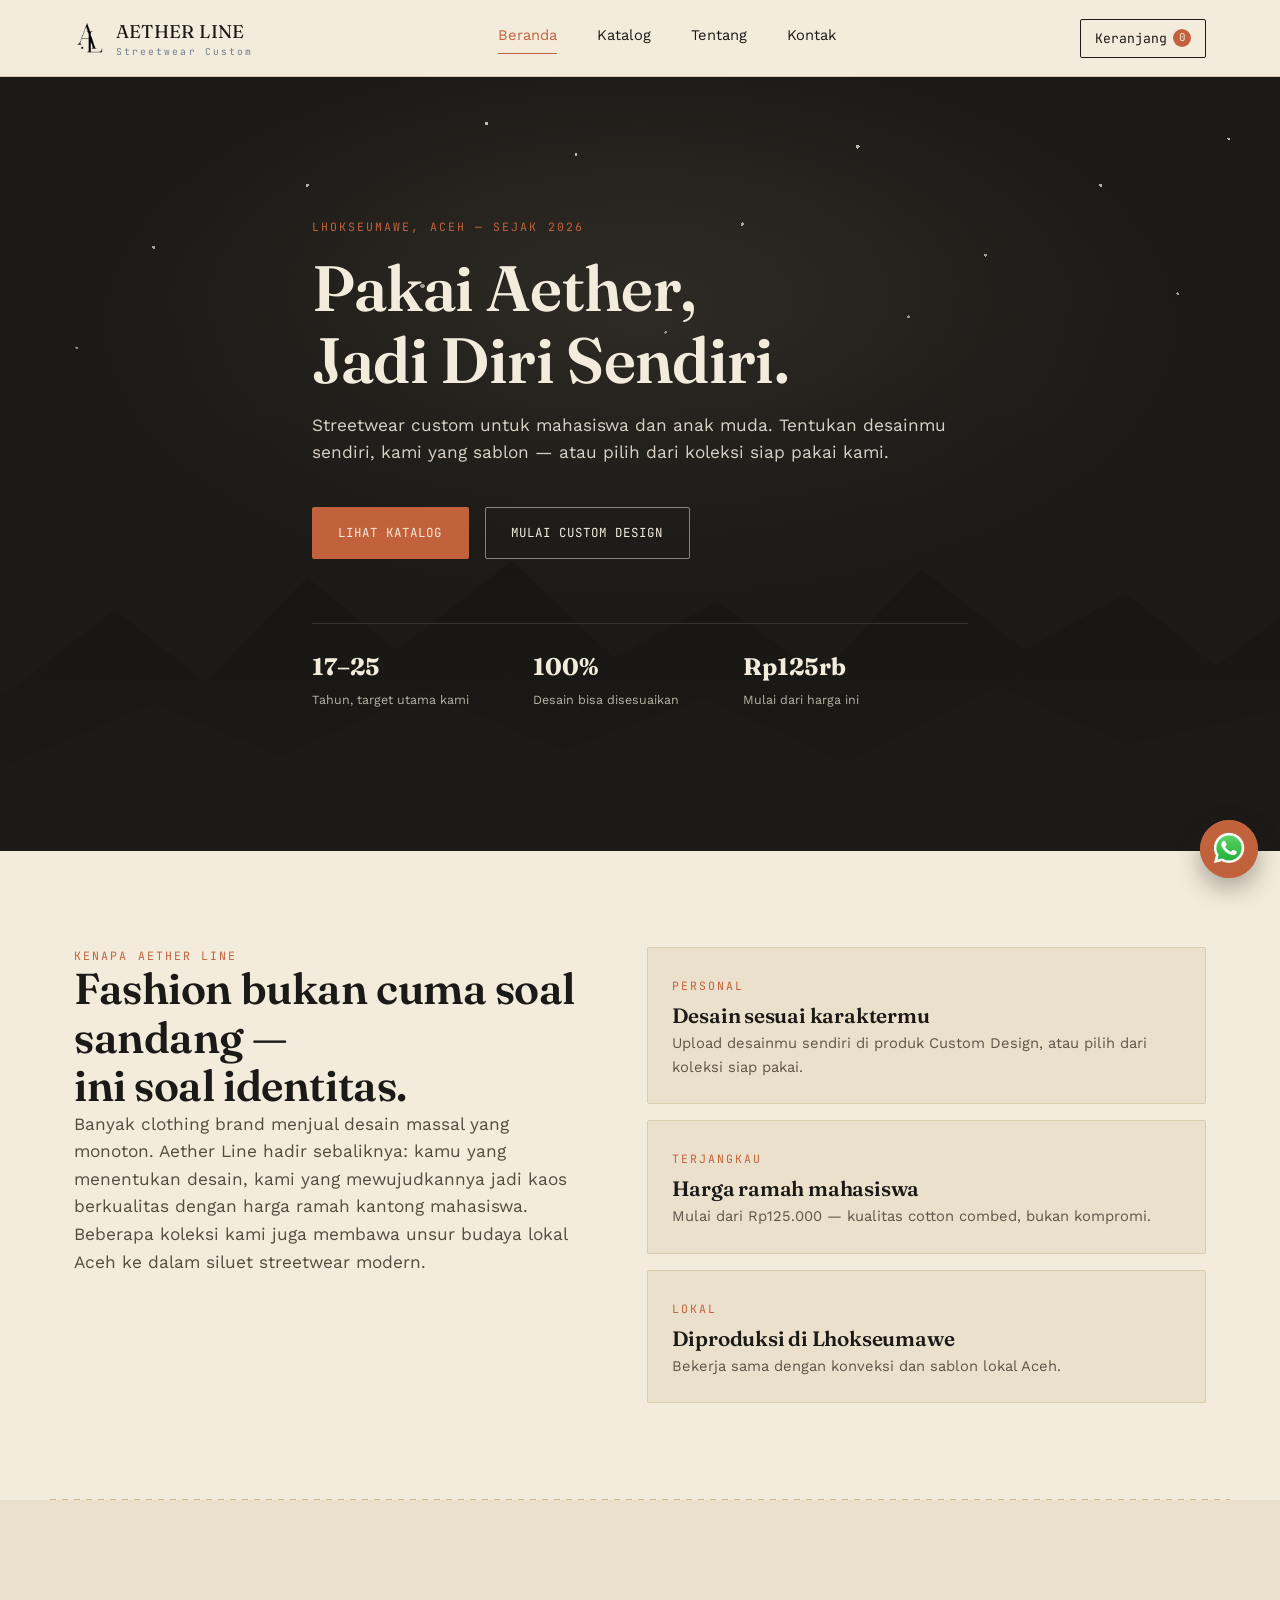
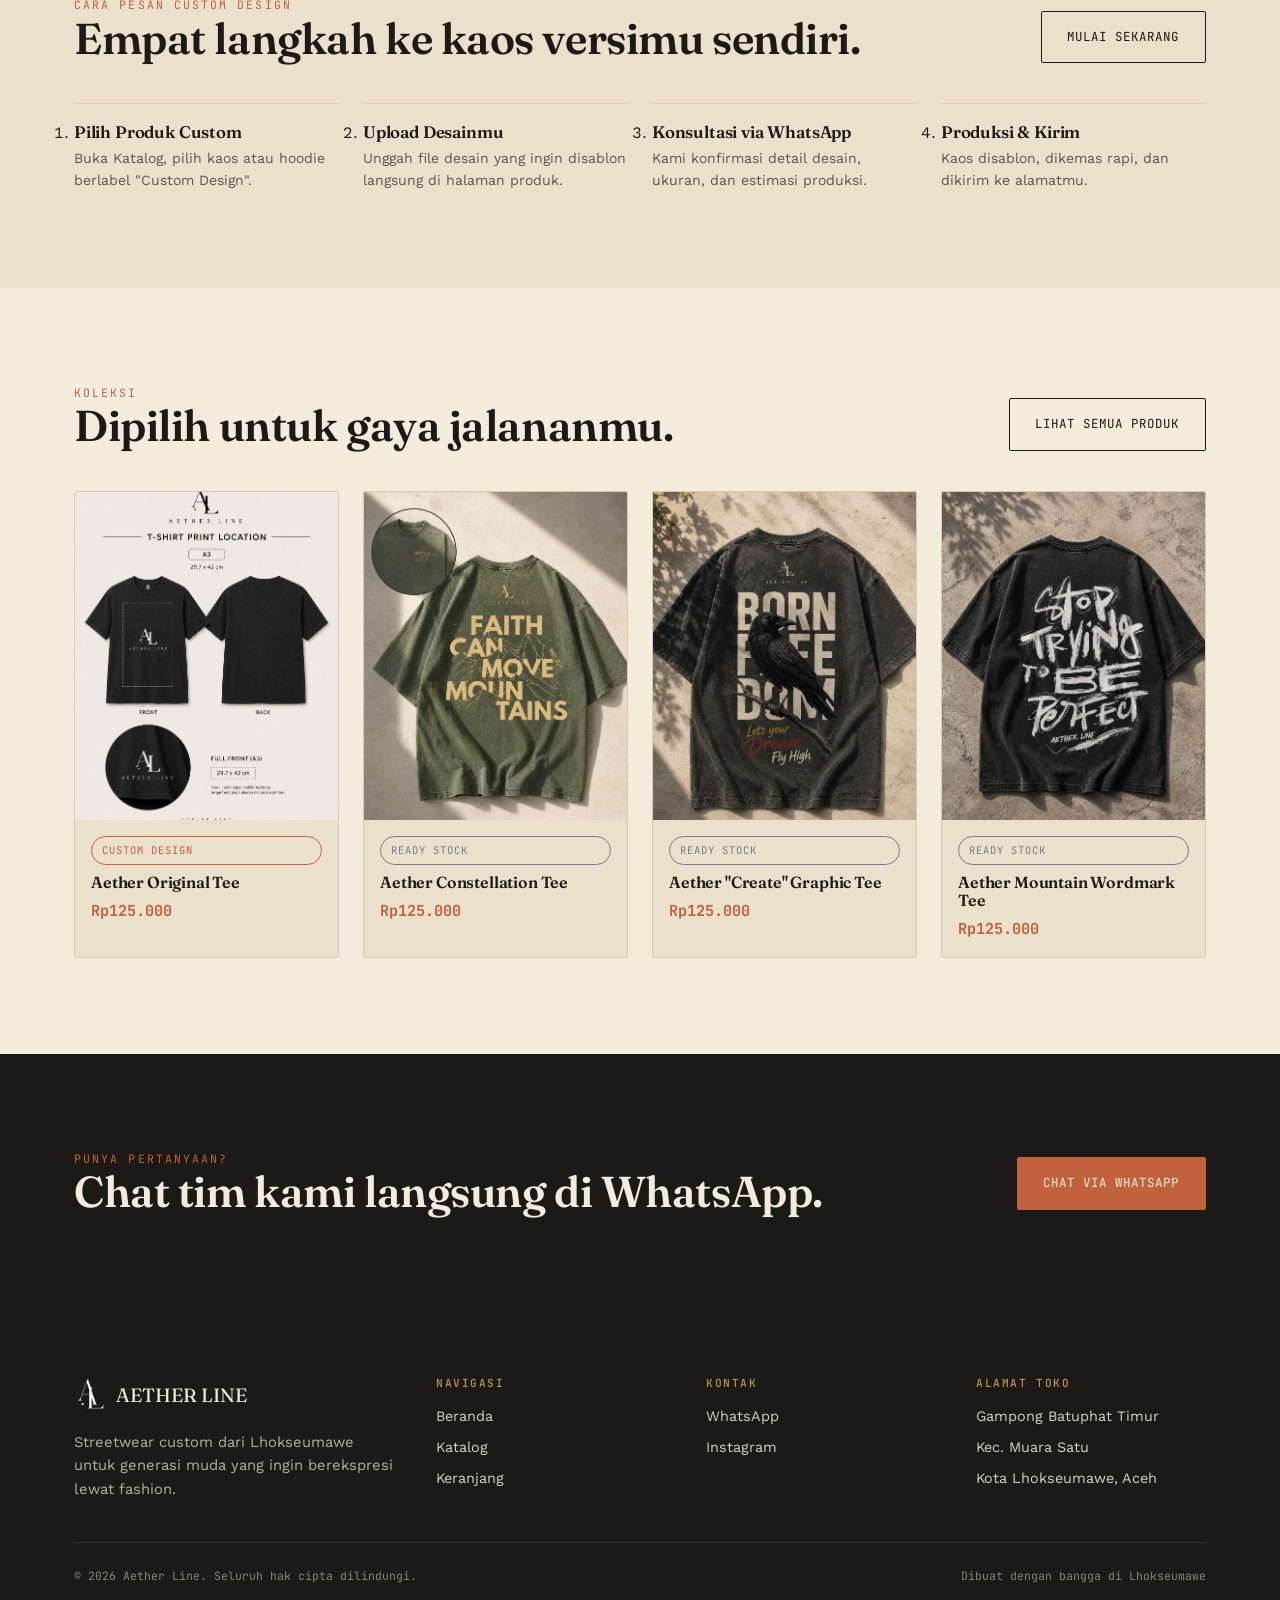
<file: index.html>
<!DOCTYPE html>
<html lang="id">
<head>
<meta charset="UTF-8">
<meta name="viewport" content="width=device-width, initial-scale=1.0">
<title>Aether Line</title>
<meta name="description" content="Aether Line, clothing brand streetwear custom asal Lhokseumawe. Desain sendiri kaosmu, ekspresikan karaktermu.">
<link rel="icon" href="assets/logohitam.png" type="image/png">
<link rel="preconnect" href="https://fonts.googleapis.com">
<link href="https://fonts.googleapis.com/css2?family=Fraunces:opsz,wght@9..144,400;9..144,500;9..144,600;9..144,700&family=Work+Sans:wght@400;500;600&family=JetBrains+Mono:wght@400;500&display=swap" rel="stylesheet">
<link rel="stylesheet" href="css/base.css">
<link rel="stylesheet" href="css/index.css">
</head>
<body>

<header class="nav">
  <div class="wrap nav__row">
    <a href="index.html" class="nav__brand">
      <img src="assets/logohitam.png" alt="" style="width:2rem; height:auto;">
      <span>AETHER LINE<span class="sub">Streetwear Custom</span></span>
    </a>
    <nav class="nav__links">
      <a href="index.html" class="is-active">Beranda</a>
      <a href="katalog.html">Katalog</a>
      <a href="index.html#tentang">Tentang</a>
      <a href="index.html#kontak">Kontak</a>
    </nav>
    <div style="display:flex; align-items:center; gap:1rem;">
      <a href="keranjang.html" class="nav__cart">
        Keranjang <span class="nav__cart-count" data-cart-count>0</span>
      </a>
      <button class="nav__toggle" aria-label="Buka menu"><span></span><span></span><span></span></button>
    </div>
  </div>
</header>

<!-- ============ HERO ============ -->
<section class="hero">
  <div class="hero__art" aria-hidden="true">
    <div class="hero__glow"></div>
    <div class="hero__stars"></div>
    <div class="hero__mountains hero__mountains--back"></div>
    <div class="hero__mountains hero__mountains--front"></div>
  </div>
  <div class="wrap hero__content">
    <p class="eyebrow">Lhokseumawe, Aceh — Sejak 2026</p>
    <h1>Pakai Aether,<br>Jadi Diri Sendiri.</h1>
    <p class="lede" style="color:#d9d2c4;">
      Streetwear custom untuk mahasiswa dan anak muda. Tentukan desainmu sendiri,
      kami yang sablon — atau pilih dari koleksi siap pakai kami.
    </p>
    <div class="hero__cta">
      <a href="katalog.html" class="btn btn--primary">Lihat Katalog</a>
      <a href="katalog.html#custom" class="btn btn--ghost-light">Mulai Custom Design</a>
    </div>
    <div class="hero__stats">
      <div><strong>17–25</strong><span>Tahun, target utama kami</span></div>
      <div><strong>100%</strong><span>Desain bisa disesuaikan</span></div>
      <div><strong>Rp125rb</strong><span>Mulai dari harga ini</span></div>
    </div>
  </div>
</section>

<!-- ============ NOBLE PURPOSE / TENTANG ============ -->
<section class="section" id="tentang">
  <div class="wrap about">
    <div class="about__text">
      <p class="eyebrow">Kenapa Aether Line</p>
      <h2>Fashion bukan cuma soal sandang —<br>ini soal identitas.</h2>
      <p class="lede">
        Banyak clothing brand menjual desain massal yang monoton. Aether Line hadir
        sebaliknya: kamu yang menentukan desain, kami yang mewujudkannya jadi kaos
        berkualitas dengan harga ramah kantong mahasiswa. Beberapa koleksi kami juga
        membawa unsur budaya lokal Aceh ke dalam siluet streetwear modern.
      </p>
    </div>
    <div class="about__cards">
      <div class="about__card">
        <span class="eyebrow">Personal</span>
        <h3>Desain sesuai karaktermu</h3>
        <p>Upload desainmu sendiri di produk Custom Design, atau pilih dari koleksi siap pakai.</p>
      </div>
      <div class="about__card">
        <span class="eyebrow">Terjangkau</span>
        <h3>Harga ramah mahasiswa</h3>
        <p>Mulai dari Rp125.000 — kualitas cotton combed, bukan kompromi.</p>
      </div>
      <div class="about__card">
        <span class="eyebrow">Lokal</span>
        <h3>Diproduksi di Lhokseumawe</h3>
        <p>Bekerja sama dengan konveksi dan sablon lokal Aceh.</p>
      </div>
    </div>
  </div>
</section>

<hr class="stitch wrap">

<!-- ============ PROCESS ============ -->
<section class="section section--soft">
  <div class="wrap">
    <div class="section__head">
      <div>
        <p class="eyebrow">Cara Pesan Custom Design</p>
        <h2>Empat langkah ke kaos versimu sendiri.</h2>
      </div>
      <a href="katalog.html#custom" class="btn btn--ghost">Mulai Sekarang</a>
    </div>
    <ol class="process">
      <li><h3>Pilih Produk Custom</h3><p>Buka Katalog, pilih kaos atau hoodie berlabel "Custom Design".</p></li>
      <li><h3>Upload Desainmu</h3><p>Unggah file desain yang ingin disablon langsung di halaman produk.</p></li>
      <li><h3>Konsultasi via WhatsApp</h3><p>Kami konfirmasi detail desain, ukuran, dan estimasi produksi.</p></li>
      <li><h3>Produksi & Kirim</h3><p>Kaos disablon, dikemas rapi, dan dikirim ke alamatmu.</p></li>
    </ol>
  </div>
</section>

<!-- ============ FEATURED PRODUCTS ============ -->
<section class="section">
  <div class="wrap">
    <div class="section__head">
      <div>
        <p class="eyebrow">Koleksi</p>
        <h2>Dipilih untuk gaya jalananmu.</h2>
      </div>
      <a href="katalog.html" class="btn btn--ghost">Lihat Semua Produk</a>
    </div>
    <div class="grid-products" id="featured-products"></div>
  </div>
</section>

<!-- ============ CTA WHATSAPP ============ -->
<section class="section section--ink cta-band" id="kontak">
  <div class="wrap cta-band__row">
    <div>
      <p class="eyebrow">Punya pertanyaan?</p>
      <h2 style="color:var(--parchment);">Chat tim kami langsung di WhatsApp.</h2>
    </div>
    <a href="#" data-wa-float class="btn btn--primary">Chat via WhatsApp</a>
  </div>
</section>

<footer class="footer">
  <div class="wrap">
    <div class="footer__grid">
      <div>
        <div class="footer__brand">
          <img src="assets/logoputih.png" alt="" style="width:2rem; height:auto;">
          AETHER LINE
        </div>
        <p class="footer__tagline">Streetwear custom dari Lhokseumawe untuk generasi muda yang ingin berekspresi lewat fashion.</p>
      </div>
      <div>
        <h4>Navigasi</h4>
        <ul>
          <li><a href="index.html">Beranda</a></li>
          <li><a href="katalog.html">Katalog</a></li>
          <li><a href="keranjang.html">Keranjang</a></li>
        </ul>
      </div>
      <div>
        <h4>Kontak</h4>
        <ul>
          <li><a href="#" data-wa-float>WhatsApp</a></li>
          <li><a href="https://www.instagram.com/aetherline._" target="_blank" rel="noopener noreferrer">Instagram</a></li>
        </ul>
      </div>
      <div>
        <h4>Alamat Toko</h4>
        <ul>
          <li>Gampong Batuphat Timur</li>
          <li>Kec. Muara Satu</li>
          <li>Kota Lhokseumawe, Aceh</li>
        </ul>
      </div>
    </div>
    <div class="footer__bottom">
      <span>© 2026 Aether Line. Seluruh hak cipta dilindungi.</span>
      <span>Dibuat dengan bangga di Lhokseumawe</span>
    </div>
  </div>
</footer>

<a href="https://wa.me/6285967053617" class="chat-float" data-wa-float aria-label="Chat WhatsApp">
  <span class="chat-float__ping"></span>
  <img src="assets/wa.png" alt="" class="chat-float__icon" style="width:2.5rem; height:auto;">
</a>

<script src="js/main.js"></script>
<script src="js/products.js"></script>
<script>
  // Render 4 featured products on the landing page
  const grid = document.getElementById("featured-products");
  PRODUCTS.slice(0, 4).forEach((p) => {
    const card = document.createElement("a");
    card.href = "katalog.html";
    card.className = "product-card";
    card.innerHTML = `
      <div class="product-card__img"><img src="${p.image}" alt="${p.name}"></div>
      <div class="product-card__body">
        <span class="tag ${p.isCustom ? "tag--custom" : ""}">${p.category}</span>
        <h3>${p.name}</h3>
        <strong>${formatRp(p.price)}</strong>
      </div>`;
    grid.appendChild(card);
  });
</script>
</body>
</html>
</file>
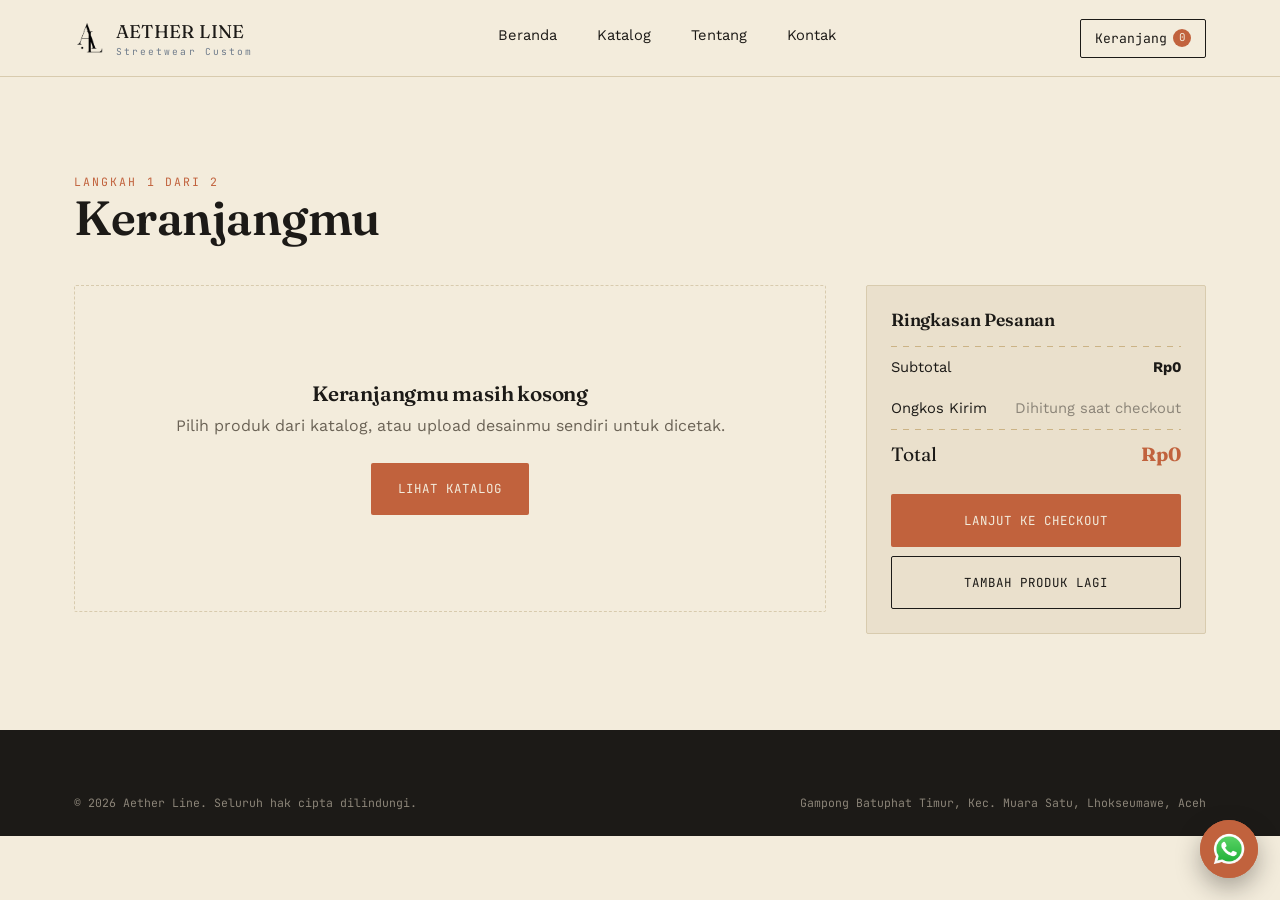
<file: keranjang.html>
<!DOCTYPE html>
<html lang="id">
<head>
<meta charset="UTF-8">
<meta name="viewport" content="width=device-width, initial-scale=1.0">
<title>Keranjang — Aether Line</title>
<link rel="icon" href="assets/logohitam.png" type="image/png">
<link rel="preconnect" href="https://fonts.googleapis.com">
<link href="https://fonts.googleapis.com/css2?family=Fraunces:opsz,wght@9..144,400;9..144,500;9..144,600;9..144,700&family=Work+Sans:wght@400;500;600&family=JetBrains+Mono:wght@400;500&display=swap" rel="stylesheet">
<link rel="stylesheet" href="css/base.css">
<link rel="stylesheet" href="css/keranjang.css">
</head>
<body>

<header class="nav">
  <div class="wrap nav__row">
    <a href="index.html" class="nav__brand">
      <img src="assets/logohitam.png" alt="" style="width:2rem; height:auto;">
      <span>AETHER LINE<span class="sub">Streetwear Custom</span></span>
    </a>
    <nav class="nav__links">
      <a href="index.html">Beranda</a>
      <a href="katalog.html">Katalog</a>
      <a href="index.html#tentang">Tentang</a>
      <a href="index.html#kontak">Kontak</a>
    </nav>
    <div style="display:flex; align-items:center; gap:1rem;">
      <a href="keranjang.html" class="nav__cart">
        Keranjang <span class="nav__cart-count" data-cart-count>0</span>
      </a>
      <button class="nav__toggle" aria-label="Buka menu"><span></span><span></span><span></span></button>
    </div>
  </div>
</header>

<section class="section">
  <div class="wrap">
    <p class="eyebrow">Langkah 1 dari 2</p>
    <h1 style="font-size:clamp(2rem,4vw,3rem); margin-bottom:var(--space-4);">Keranjangmu</h1>

    <div class="cart-layout">
      <div id="cart-items"></div>

      <aside class="cart-summary">
        <h3>Ringkasan Pesanan</h3>
        <hr class="stitch">
        <div class="cart-summary__row"><span>Subtotal</span><strong id="sum-subtotal">Rp0</strong></div>
        <div class="cart-summary__row"><span>Ongkos Kirim</span><span style="color:#8b8478;">Dihitung saat checkout</span></div>
        <hr class="stitch">
        <div class="cart-summary__row cart-summary__total"><span>Total</span><strong id="sum-total">Rp0</strong></div>
        <a href="checkout.html" class="btn btn--primary btn--block" id="checkout-btn" style="margin-top:var(--space-2);">Lanjut ke Checkout</a>
        <a href="katalog.html" class="btn btn--ghost btn--block" style="margin-top:0.6rem;">Tambah Produk Lagi</a>
      </aside>
    </div>
  </div>
</section>

<footer class="footer">
  <div class="wrap">
    <div class="footer__bottom" style="border-top:none; padding-top:0;">
      <span>© 2026 Aether Line. Seluruh hak cipta dilindungi.</span>
      <span>Gampong Batuphat Timur, Kec. Muara Satu, Lhokseumawe, Aceh</span>
    </div>
  </div>
</footer>

<a href="https://wa.me/message/5M3PZ4YM7HZQF1" class="chat-float" data-wa-float aria-label="Chat WhatsApp">
  <span class="chat-float__ping"></span>
  <img src="assets/wa.png" alt="" style="width:2.5rem; height:auto;">
</a>

<script src="js/main.js"></script>
<script src="js/products.js"></script>
<script src="js/keranjang.js"></script>
</body>
</html>
</file>
<file: css/base.css>
:root {
  /* --- Color tokens --- */
  --ink: #1C1A17;          /* dark ink background */
  --ink-soft: #2A2723;     /* raised surface on dark */
  --ink-line: #3a342c;     /* hairline on dark */
  --parchment: #F3ECDC;    /* warm parchment background */
  --parchment-soft: #EAE0CC;
  --parchment-line: #d8cbae;
  --terracotta: #C1623D;   /* primary accent — CTA, custom */
  --terracotta-dark: #a14e30;
  --dusty: #6E7B8B;        /* secondary accent — links, badges */
  --gold: #B79556;         /* metallic hairline accent */
  --ok: #5c7a5e;
  --error: #b3492f;

  /* --- Type tokens --- */
  --font-display: "Fraunces", Georgia, serif;
  --font-body: "Work Sans", "Helvetica Neue", Arial, sans-serif;
  --font-mono: "JetBrains Mono", "Courier New", monospace;

  /* --- Layout tokens --- */
  --maxw: 1180px;
  --radius: 2px;
  --space-1: 0.5rem;
  --space-2: 1rem;
  --space-3: 1.5rem;
  --space-4: 2.5rem;
  --space-5: 4rem;
  --space-6: 6rem;
}

/* --- Reset --- */
* { margin: 0; padding: 0; box-sizing: border-box; }

html { scroll-behavior: smooth; }

body {
  font-family: var(--font-body);
  background: var(--parchment);
  color: var(--ink);
  line-height: 1.6;
  -webkit-font-smoothing: antialiased;
}

img { display: block; max-width: 100%; }

a { color: inherit; text-decoration: none; }

ul { list-style: none; }

button { font: inherit; cursor: pointer; border: none; background: none; color: inherit; }

input, select, textarea { font: inherit; color: inherit; }

:focus-visible {
  outline: 2px solid var(--terracotta);
  outline-offset: 2px;
}

@media (prefers-reduced-motion: reduce) {
  *, *::before, *::after {
    animation-duration: 0.001ms !important;
    animation-iteration-count: 1 !important;
    transition-duration: 0.001ms !important;
    scroll-behavior: auto !important;
  }
}

.wrap {
  max-width: var(--maxw);
  margin: 0 auto;
  padding: 0 var(--space-3);
}

.eyebrow {
  font-family: var(--font-mono);
  font-size: 0.72rem;
  letter-spacing: 0.18em;
  text-transform: uppercase;
  color: var(--terracotta);
}

h1, h2, h3, h4 {
  font-family: var(--font-display);
  font-weight: 600;
  line-height: 1.12;
  letter-spacing: -0.01em;
}

h1 { font-size: clamp(2.4rem, 5vw, 4.2rem); }
h2 { font-size: clamp(1.9rem, 3.4vw, 2.7rem); }
h3 { font-size: 1.3rem; }

p { color: inherit; }

.lede {
  font-size: 1.08rem;
  color: #534c41;
  max-width: 38em;
}

/* --- Stitch line: signature divider, looks like a sewn seam --- */
.stitch {
  border: none;
  height: 1px;
  background-image: repeating-linear-gradient(
    to right,
    var(--gold) 0,
    var(--gold) 6px,
    transparent 6px,
    transparent 12px
  );
  opacity: 0.6;
}
.stitch--dark {
  background-image: repeating-linear-gradient(
    to right,
    var(--ink-line) 0,
    var(--ink-line) 6px,
    transparent 6px,
    transparent 12px
  );
}

/* =========================================================
   NAV
   ========================================================= */
.nav {
  position: sticky;
  top: 0;
  z-index: 50;
  background: var(--parchment);
  border-bottom: 1px solid var(--parchment-line);
}

.nav__row {
  display: flex;
  align-items: center;
  justify-content: space-between;
  height: 76px;
}

.nav__brand {
  display: flex;
  align-items: center;
  gap: 0.6rem;
  font-family: var(--font-display);
  font-size: 1.15rem;
  letter-spacing: 0.02em;
}

.logo-mark {
  position: relative;
  display: inline-flex;
  align-items: center;
  justify-content: center;
  width: 30px;
  height: 30px;
  border-radius: 50%;
  border: 1px solid currentColor;
  opacity: 0.95;
  flex-shrink: 0;
}
.logo-mark::before {
  content: "";
  width: 0;
  height: 0;
  border-left: 6px solid transparent;
  border-right: 6px solid transparent;
  border-bottom: 8px solid currentColor;
  opacity: 0.92;
}
.logo-mark::after {
  content: "";
  position: absolute;
  top: 5px;
  left: 50%;
  width: 3px;
  height: 3px;
  border-radius: 50%;
  background: currentColor;
  transform: translateX(-50%);
}

.nav__brand .sub {
  display: block;
  font-family: var(--font-mono);
  font-size: 0.6rem;
  letter-spacing: 0.22em;
  color: var(--dusty);
  margin-top: -2px;
}

.nav__links {
  display: flex;
  align-items: center;
  gap: var(--space-4);
}

.nav__links a {
  font-size: 0.92rem;
  position: relative;
  padding-bottom: 4px;
}

.nav__links a.is-active,
.nav__links a:hover {
  color: var(--terracotta);
}

.nav__links a.is-active::after {
  content: "";
  position: absolute;
  left: 0; right: 0; bottom: -2px;
  height: 1px;
  background: var(--terracotta);
}

.nav__cart {
  display: flex;
  align-items: center;
  gap: 0.4rem;
  font-family: var(--font-mono);
  font-size: 0.82rem;
  border: 1px solid var(--ink);
  padding: 0.5rem 0.85rem;
  border-radius: var(--radius);
}

.nav__cart:hover { background: var(--ink); color: var(--parchment); }

.nav__cart-count {
  background: var(--terracotta);
  color: var(--parchment);
  border-radius: 999px;
  min-width: 18px;
  height: 18px;
  font-size: 0.68rem;
  display: inline-flex;
  align-items: center;
  justify-content: center;
  padding: 0 4px;
}

.nav__toggle {
  display: none;
  flex-direction: column;
  gap: 5px;
  width: 26px;
}
.nav__toggle span { height: 1.4px; background: var(--ink); display: block; }

@media (max-width: 860px) {
  .nav__links {
    position: absolute;
    top: 76px; left: 0; right: 0;
    background: var(--parchment);
    border-bottom: 1px solid var(--parchment-line);
    flex-direction: column;
    align-items: flex-start;
    gap: var(--space-2);
    padding: var(--space-3);
    display: none;
  }
  .nav__links.is-open { display: flex; }
  .nav__toggle { display: flex; }
}

/* =========================================================
   BUTTONS
   ========================================================= */
.btn {
  display: inline-flex;
  align-items: center;
  justify-content: center;
  gap: 0.5rem;
  font-family: var(--font-mono);
  font-size: 0.78rem;
  letter-spacing: 0.08em;
  text-transform: uppercase;
  padding: 0.95rem 1.6rem;
  border-radius: var(--radius);
  border: 1px solid transparent;
  transition: transform 0.15s ease, background 0.15s ease, color 0.15s ease, border-color 0.15s ease;
  white-space: nowrap;
}
.btn:hover { transform: translateY(-1px); }

.btn--primary { background: var(--terracotta); color: var(--parchment); }
.btn--primary:hover { background: var(--terracotta-dark); }

.btn--dark { background: var(--ink); color: var(--parchment); }
.btn--dark:hover { background: #000; }

.btn--ghost { border-color: var(--ink); color: var(--ink); }
.btn--ghost:hover { background: var(--ink); color: var(--parchment); }

.btn--ghost-light { border-color: rgba(243,236,220,0.5); color: var(--parchment); }
.btn--ghost-light:hover { background: var(--parchment); color: var(--ink); }

.btn--block { width: 100%; }

.btn[disabled] { opacity: 0.45; cursor: not-allowed; transform: none; }

.btn--sm { padding: 0.6rem 1rem; font-size: 0.7rem; }

/* =========================================================
   BADGES / TAGS
   ========================================================= */
.tag {
  display: inline-flex;
  align-items: center;
  gap: 0.35rem;
  font-family: var(--font-mono);
  font-size: 0.66rem;
  letter-spacing: 0.1em;
  text-transform: uppercase;
  padding: 0.3rem 0.6rem;
  border-radius: 999px;
  border: 1px solid var(--dusty);
  color: var(--dusty);
}
.tag--custom { border-color: var(--terracotta); color: var(--terracotta); }
.tag--ink { background: var(--ink); color: var(--parchment); border-color: var(--ink); }

/* =========================================================
   SECTION HELPERS
   ========================================================= */
.section { padding: var(--space-6) 0; }
.section--ink { background: var(--ink); color: var(--parchment); }
.section--soft { background: var(--parchment-soft); }

.section__head {
  display: flex;
  justify-content: space-between;
  align-items: flex-end;
  gap: var(--space-3);
  margin-bottom: var(--space-4);
  flex-wrap: wrap;
}

/* =========================================================
   FLOATING CHAT BUTTON
   ========================================================= */
.chat-float {
  position: fixed;
  right: 1.4rem;
  bottom: 1.4rem;
  width: 58px;
  height: 58px;
  border-radius: 50%;
  background: var(--terracotta);
  color: var(--parchment);
  display: flex;
  align-items: center;
  justify-content: center;
  box-shadow: 0 10px 24px rgba(28,26,23,0.35);
  z-index: 80;
  transition: transform 0.18s ease;
}
.chat-float:hover { transform: scale(1.07); }
.chat-float__icon {
  font-size: 1.7rem;
  line-height: 1;
  font-style: normal;
  transform: translateY(-1px);
}

.chat-float__ping {
  position: absolute;
  inset: 0;
  border-radius: 50%;
  border: 1px solid var(--terracotta);
  animation: ping 2.4s ease-out infinite;
}
@keyframes ping {
  0% { transform: scale(1); opacity: 0.6; }
  100% { transform: scale(1.6); opacity: 0; }
}

/* =========================================================
   FOOTER
   ========================================================= */
.footer {
  background: var(--ink);
  color: var(--parchment);
  padding: var(--space-5) 0 var(--space-3);
}

.footer__grid {
  display: grid;
  grid-template-columns: 1.4fr 1fr 1fr 1fr;
  gap: var(--space-4);
  padding-bottom: var(--space-4);
}

.footer__brand {
  display: flex;
  align-items: center;
  gap: 0.6rem;
  font-family: var(--font-display);
  font-size: 1.2rem;
  margin-bottom: var(--space-2);
}

.footer__tagline {
  color: #b9b2a4;
  max-width: 26em;
  font-size: 0.92rem;
}

.footer h4 {
  font-family: var(--font-mono);
  font-size: 0.7rem;
  letter-spacing: 0.14em;
  text-transform: uppercase;
  color: var(--gold);
  margin-bottom: var(--space-2);
  font-weight: 500;
}

.footer li { margin-bottom: 0.5rem; font-size: 0.9rem; color: #d9d2c4; }
.footer li a:hover { color: var(--terracotta); }

.footer__bottom {
  display: flex;
  justify-content: space-between;
  align-items: center;
  padding-top: var(--space-3);
  border-top: 1px solid var(--ink-line);
  font-family: var(--font-mono);
  font-size: 0.72rem;
  color: #8b8478;
  flex-wrap: wrap;
  gap: 0.5rem;
}

@media (max-width: 760px) {
  .footer__grid { grid-template-columns: 1fr 1fr; }
}

/* =========================================================
   EMPTY STATE
   ========================================================= */
.empty {
  text-align: center;
  padding: var(--space-6) var(--space-2);
  border: 1px dashed var(--parchment-line);
  border-radius: var(--radius);
}
.empty p { color: #6b6356; margin: var(--space-1) 0 var(--space-3); }

/* =========================================================
   TOAST
   ========================================================= */
.toast {
  position: fixed;
  left: 50%;
  bottom: 2rem;
  transform: translate(-50%, 12px);
  background: var(--ink);
  color: var(--parchment);
  font-family: var(--font-mono);
  font-size: 0.8rem;
  padding: 0.85rem 1.4rem;
  border-radius: var(--radius);
  opacity: 0;
  pointer-events: none;
  transition: opacity 0.25s ease, transform 0.25s ease;
  z-index: 90;
  border-left: 3px solid var(--terracotta);
}
.toast.is-visible {
  opacity: 1;
  transform: translate(-50%, 0);
}
</file>
<file: css/index.css>
/* =========================================================
   AETHER LINE — index.css (landing page only)
   ========================================================= */

.hero {
  position: relative;
  background: var(--ink);
  color: var(--parchment);
  overflow: hidden;
  min-height: 86vh;
  display: flex;
  align-items: center;
}

.hero__art {
  position: absolute;
  inset: 0;
  z-index: 0;
  overflow: hidden;
}

/* soft radial glow behind the constellation */
.hero__glow {
  position: absolute;
  inset: 0;
  background: radial-gradient(60% 50% at 50% 32%, #3a342c 0%, var(--ink) 70%);
}

/* starfield — plain CSS, no image/SVG: a single layer of dot gradients */
.hero__stars {
  position: absolute;
  inset: 0;
  opacity: 0.9;
  background-image:
    radial-gradient(1.6px 1.6px at 12% 22%, var(--parchment) 100%, transparent 100%),
    radial-gradient(1.6px 1.6px at 24% 14%, var(--parchment) 100%, transparent 100%),
    radial-gradient(2.2px 2.2px at 33% 27%, var(--parchment) 100%, transparent 100%),
    radial-gradient(1.4px 1.4px at 45% 10%, var(--parchment) 100%, transparent 100%),
    radial-gradient(1.8px 1.8px at 58% 19%, var(--parchment) 100%, transparent 100%),
    radial-gradient(2px 2px at 67% 9%, var(--parchment) 100%, transparent 100%),
    radial-gradient(1.5px 1.5px at 77% 23%, var(--parchment) 100%, transparent 100%),
    radial-gradient(1.7px 1.7px at 86% 14%, var(--parchment) 100%, transparent 100%),
    radial-gradient(1.3px 1.3px at 92% 28%, var(--parchment) 100%, transparent 100%),
    radial-gradient(1.4px 1.4px at 6% 35%, var(--parchment) 100%, transparent 100%),
    radial-gradient(1.6px 1.6px at 38% 6%, var(--parchment) 100%, transparent 100%),
    radial-gradient(1.3px 1.3px at 52% 33%, var(--parchment) 100%, transparent 100%),
    radial-gradient(1.5px 1.5px at 71% 31%, var(--parchment) 100%, transparent 100%),
    radial-gradient(1.4px 1.4px at 96% 8%, var(--parchment) 100%, transparent 100%);
}

/* mountain silhouettes — plain CSS clip-path polygons, no SVG/image */
.hero__mountains {
  position: absolute;
  left: 0;
  right: 0;
  bottom: 0;
  height: 46%;
}
.hero__mountains--back {
  height: 52%;
  background: #100f0d;
  opacity: 0.9;
  clip-path: polygon(
    0% 100%, 0% 62%, 9% 40%, 16% 58%, 24% 32%, 31% 50%,
    40% 28%, 48% 52%, 56% 38%, 64% 56%, 72% 30%, 80% 50%,
    88% 36%, 95% 54%, 100% 42%, 100% 100%
  );
}
.hero__mountains--front {
  height: 38%;
  background: var(--ink);
  clip-path: polygon(
    0% 100%, 0% 72%, 12% 50%, 22% 68%, 33% 46%, 44% 66%,
    55% 48%, 66% 70%, 78% 44%, 88% 64%, 100% 52%, 100% 100%
  );
}

.hero__horizon {
  position: absolute;
  left: 0;
  right: 0;
  bottom: 38%;
  height: 1px;
  background: var(--terracotta);
  opacity: 0.5;
}

.hero__art::after {
  content: "";
  position: absolute;
  inset: 0;
  background: linear-gradient(180deg, rgba(28,26,23,0.1) 0%, rgba(28,26,23,0.94) 94%);
}

.hero__content {
  position: relative;
  z-index: 1;
  padding: var(--space-6) var(--space-3);
  max-width: 720px;
}

.hero__content h1 { color: var(--parchment); margin: var(--space-2) 0 var(--space-2); }

.hero__cta {
  display: flex;
  gap: var(--space-2);
  margin: var(--space-4) 0 var(--space-5);
  flex-wrap: wrap;
}

.hero__stats {
  display: flex;
  gap: var(--space-5);
  padding-top: var(--space-3);
  border-top: 1px solid var(--ink-line);
  flex-wrap: wrap;
}
.hero__stats div { display: flex; flex-direction: column; }
.hero__stats strong { font-family: var(--font-display); font-size: 1.5rem; }
.hero__stats span { font-size: 0.78rem; color: #b9b2a4; margin-top: 0.2rem; }

/* --- About --- */
.about {
  display: grid;
  grid-template-columns: 1fr 1.1fr;
  gap: var(--space-5);
  align-items: start;
}

.about__cards {
  display: grid;
  gap: var(--space-2);
}

.about__card {
  background: var(--parchment-soft);
  border: 1px solid var(--parchment-line);
  padding: var(--space-3);
  border-radius: var(--radius);
}
.about__card h3 { margin: 0.4rem 0 0.3rem; }
.about__card p { font-size: 0.92rem; color: #5c5648; }

@media (max-width: 860px) {
  .about { grid-template-columns: 1fr; }
}

/* --- Process --- */
.process {
  display: grid;
  grid-template-columns: repeat(4, 1fr);
  gap: var(--space-3);
}
.process li { position: relative; padding-top: var(--space-2); border-top: 1px solid var(--parchment-line); }
.process__num {
  display: block;
  font-family: var(--font-mono);
  color: var(--terracotta);
  font-size: 0.85rem;
  margin-bottom: 0.6rem;
}
.process h3 { font-size: 1.05rem; margin-bottom: 0.3rem; }
.process p { font-size: 0.88rem; color: #5c5648; }

@media (max-width: 860px) {
  .process { grid-template-columns: 1fr 1fr; }
}
@media (max-width: 540px) {
  .process { grid-template-columns: 1fr; }
}

/* --- Product grid (shared look, reused in katalog.css too) --- */
.grid-products {
  display: grid;
  grid-template-columns: repeat(4, 1fr);
  gap: var(--space-3);
}

.product-card {
  display: block;
  background: var(--parchment-soft);
  border: 1px solid var(--parchment-line);
  border-radius: var(--radius);
  overflow: hidden;
  transition: transform 0.15s ease, box-shadow 0.15s ease;
}
.product-card:hover { transform: translateY(-3px); box-shadow: 0 14px 28px rgba(28,26,23,0.12); }

.product-card__img { aspect-ratio: 4/5; overflow: hidden; background: var(--parchment-line); }
.product-card__img img { width: 100%; height: 100%; object-fit: cover; }

.product-card__body { padding: var(--space-2); display: flex; flex-direction: column; gap: 0.4rem; }
.product-card__body h3 { font-size: 1rem; margin-top: 0.2rem; }
.product-card__body strong { font-family: var(--font-mono); color: var(--terracotta); font-size: 0.95rem; }

@media (max-width: 980px) { .grid-products { grid-template-columns: repeat(2, 1fr); } }
@media (max-width: 540px) { .grid-products { grid-template-columns: 1fr 1fr; gap: var(--space-2); } }

/* --- CTA band --- */
.cta-band__row {
  display: flex;
  justify-content: space-between;
  align-items: center;
  gap: var(--space-3);
  flex-wrap: wrap;
}
</file>
<file: css/keranjang.css>
/* =========================================================
   AETHER LINE — keranjang.css
   ========================================================= */

.cart-layout {
  display: grid;
  grid-template-columns: 1fr 340px;
  gap: var(--space-4);
  align-items: start;
}

@media (max-width: 900px) {
  .cart-layout { grid-template-columns: 1fr; }
}

.cart-item {
  display: grid;
  grid-template-columns: 88px 1fr auto;
  gap: var(--space-2);
  align-items: center;
  padding: var(--space-2) 0;
  border-bottom: 1px solid var(--parchment-line);
}

.cart-item__img {
  width: 88px; height: 110px;
  border-radius: var(--radius);
  overflow: hidden;
  background: var(--parchment-line);
}
.cart-item__img img { width: 100%; height: 100%; object-fit: cover; }

.cart-item__meta h3 { font-size: 1rem; margin-bottom: 0.25rem; }
.cart-item__meta .specs { font-size: 0.82rem; color: #6b6356; display: flex; gap: 0.6rem; align-items: center; flex-wrap: wrap; }
.cart-item__meta strong { font-family: var(--font-mono); color: var(--terracotta); display: block; margin-top: 0.4rem; }

.cart-item__actions { display: flex; flex-direction: column; align-items: flex-end; gap: 0.6rem; }

.qty-stepper {
  display: inline-flex;
  align-items: center;
  border: 1px solid var(--ink);
  border-radius: var(--radius);
}
.qty-stepper button { width: 32px; height: 32px; font-size: 1rem; }
.qty-stepper span { width: 30px; text-align: center; font-family: var(--font-mono); font-size: 0.85rem; }

.cart-item__remove {
  font-family: var(--font-mono);
  font-size: 0.72rem;
  color: var(--dusty);
  text-decoration: underline;
}
.cart-item__remove:hover { color: var(--error); }

@media (max-width: 540px) {
  .cart-item { grid-template-columns: 64px 1fr; }
  .cart-item__actions { grid-column: 1 / -1; flex-direction: row; justify-content: space-between; }
}

/* --- Summary panel --- */
.cart-summary {
  background: var(--parchment-soft);
  border: 1px solid var(--parchment-line);
  border-radius: var(--radius);
  padding: var(--space-3);
  position: sticky;
  top: 96px;
}
.cart-summary h3 { font-size: 1.1rem; margin-bottom: var(--space-2); }
.cart-summary__row { display: flex; justify-content: space-between; padding: 0.55rem 0; font-size: 0.92rem; }
.cart-summary__total { font-family: var(--font-display); font-size: 1.2rem; }
.cart-summary__total strong { color: var(--terracotta); }
</file>
